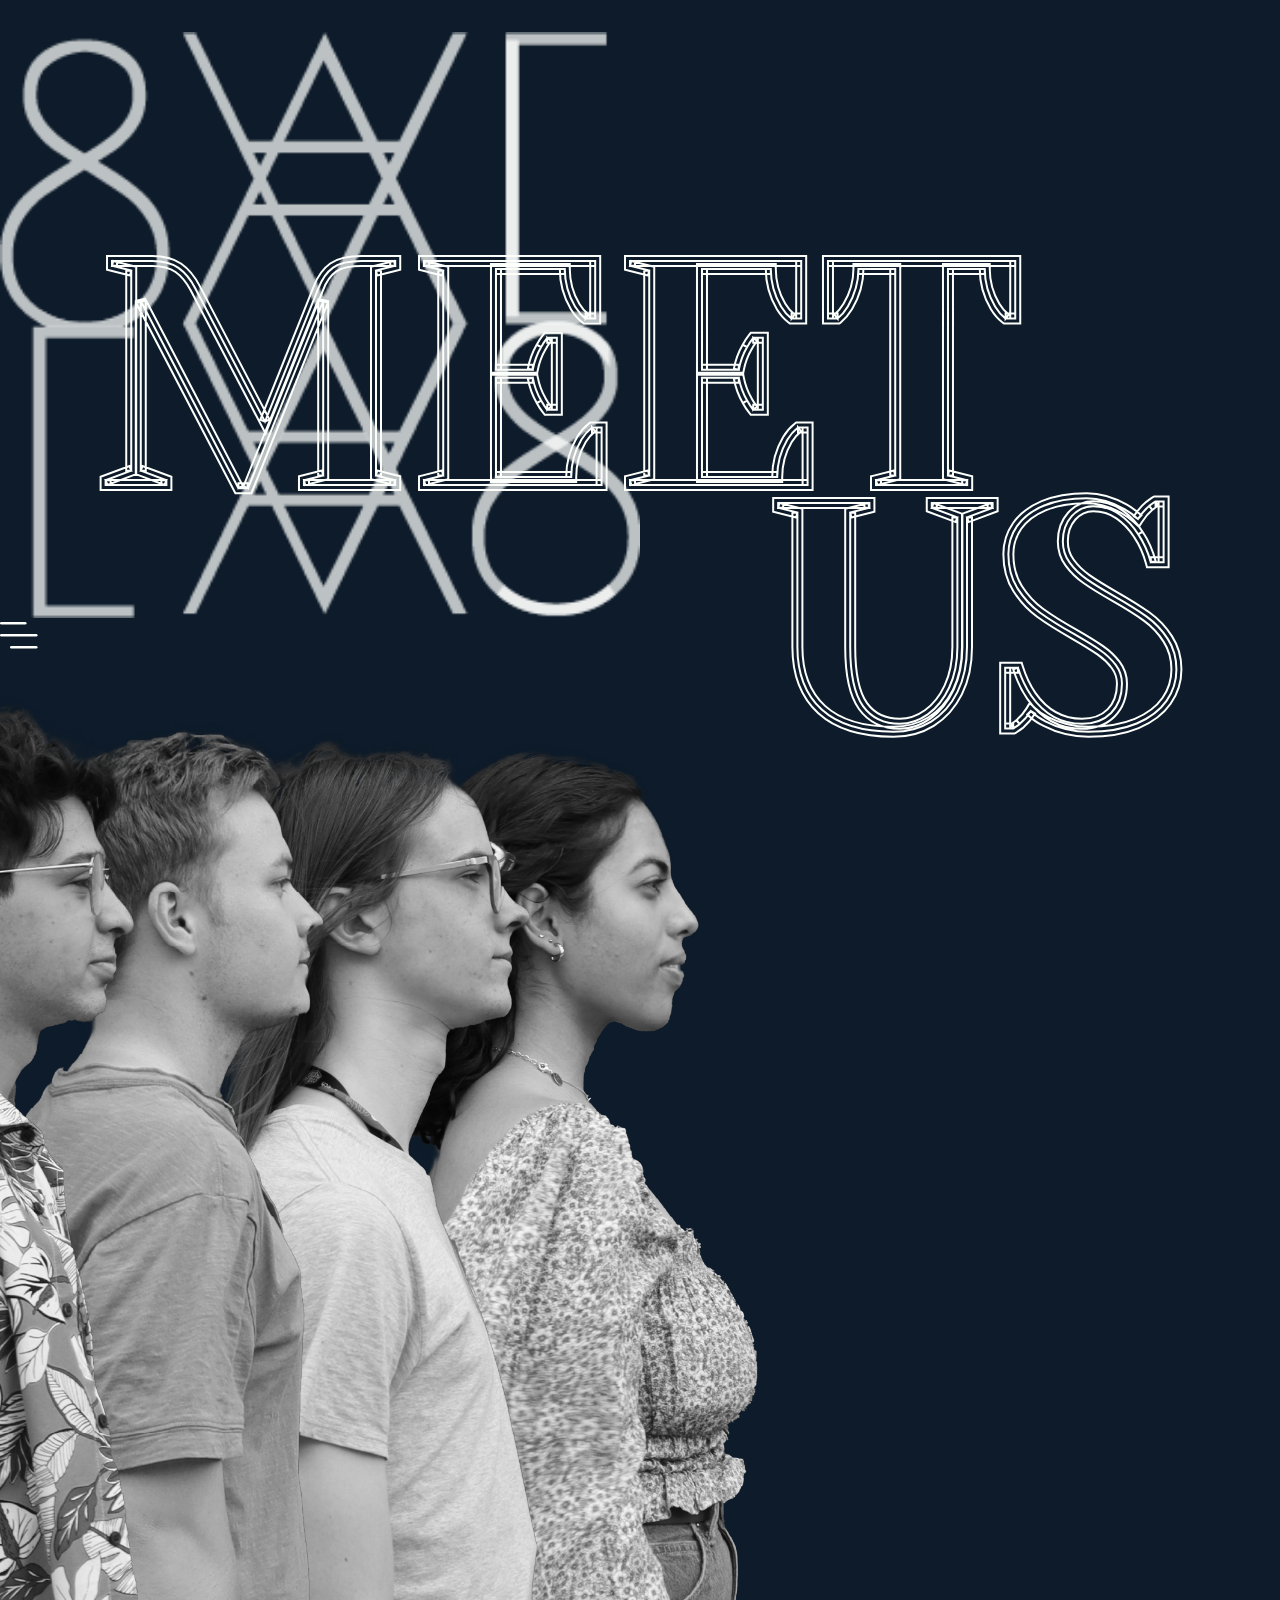
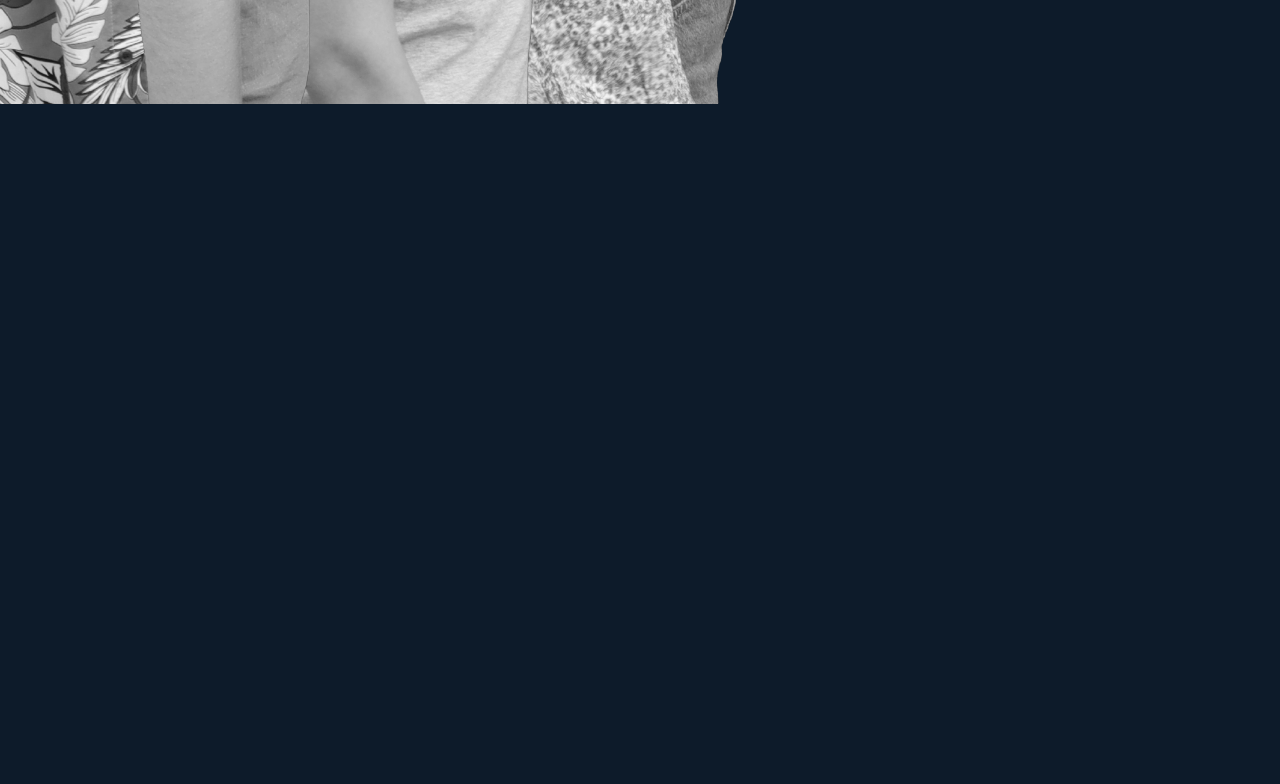
<file: aboutUs.html>
<!DOCTYPE html>
<html lang="en-gb">
    <head>
        <title>Meet the team - Sallas</title>
        <meta charset="utf-8" />
        <meta name="viewport" content="width=device-width, initial-scale=1.0">
        <meta name="author" content="Sallas">
        <link rel="stylesheet" href="https://cdn.jsdelivr.net/npm/bootstrap@5.2.0/dist/css/bootstrap.min.css" integrity="sha384-gH2yIJqKdNHPEq0n4Mqa/HGKIhSkIHeL5AyhkYV8i59U5AR6csBvApHHNl/vI1Bx" crossorigin="anonymous">
        <link rel="stylesheet" href="./css/styles.css">
        <link rel="stylesheet" href="./css/team.css">
    </head>
    <body>
        <div class="container-fluid">
            <div class="row align-items-center no-gutters" id="header">
                <div class="col-1 text-center">
                    <a href="./index.html"><img src="./media/images/logo.png" id="logo"/></a>
                </div>
                <div class="col-1 offset-10 text-center">
                    <a href="./menu.html">
                        <svg xmlns="http://www.w3.org/2000/svg" width="37.5" height="26.5" viewBox="0 0 37.5 26.5">
                            <g id="Group_1" data-name="Group 1" transform="translate(-1834.25 -36.25)">
                            <line id="Line_1" data-name="Line 1" x2="24" transform="translate(1835.5 37.5)" fill="none" stroke="#fdfffc" stroke-linecap="round" stroke-width="2.5"/>
                            <line id="Line_2" data-name="Line 2" x2="35" transform="translate(1835.5 49.5)" fill="none" stroke="#fdfffc" stroke-linecap="round" stroke-width="2.5"/>
                            <line id="Line_3" data-name="Line 3" x2="25" transform="translate(1845.5 61.5)" fill="none" stroke="#fdfffc" stroke-linecap="round" stroke-width="2.5"/>
                            </g>
                        </svg>
                    </a>                      
                </div>
            </div>
            <div class="row d-flex align-items-stretch" id="main">
                <div class="col align-content-start">
                    <h1 class="first">MEET</h1>
                </div>
                <div class="image-stack">
                    <div><img src="./media/images/teamSide.png" class="team"/></div>
                </div>
                <!--<div class="col image-stack">
                        <div class="ayaaz"></div>
                        <div class="stewart"></div>
                        <div class="ruan"></div>
                        <div class="laks"></div>
                </div>-->
                <div class="col align-bottom">
                   <h1 class="last">US</h1>
                </div>
            </div>
        </div>
    </body>
</html>
</file>
<file: css/styles.css>
@font-face {
	font-family: "YesevaOne";
	src: url(./fonts/Yeseva_One/YesevaOne-Regular.ttf);
}

@font-face {
	font-family: "PoiretOne";
	src: url(./fonts/Poiret_One/PoiretOne-Regular.ttf);
}

body {
	margin: 0;
	padding: 0;
	background-color: #0D1B2A;
}

#header {
	padding: 2em 0;
}
</file>
<file: css/team.css>
html {
    height: 100vh;
}

body {
    height: 100%;
    overflow: hidden;
}

#logo {
    width: 50%;
}

#main {
    height: 100%;
}

.fullscreen {
    height: 90%;
}

.image-stack {
    display: flex;
    justify-content: center;
}

.team {
    height: 60%;
}

.ayaaz {
    
}

.stewart {

}

.ruan {
    
}

.laks {
    
}

h1 {
    font-family: 'YesevaOne', Courier, monospace;
    color: #FDFFFC;
    font-size: 20em;
    position: absolute;
    -webkit-text-fill-color: transparent;
    -webkit-text-stroke: 2px;
}

.first {
    margin: 0.3em;
    top: 0.3em;
    left: 0;
}

.last {
    margin: 0.3em;
    bottom: 0;
    right: 0;
}
</file>
